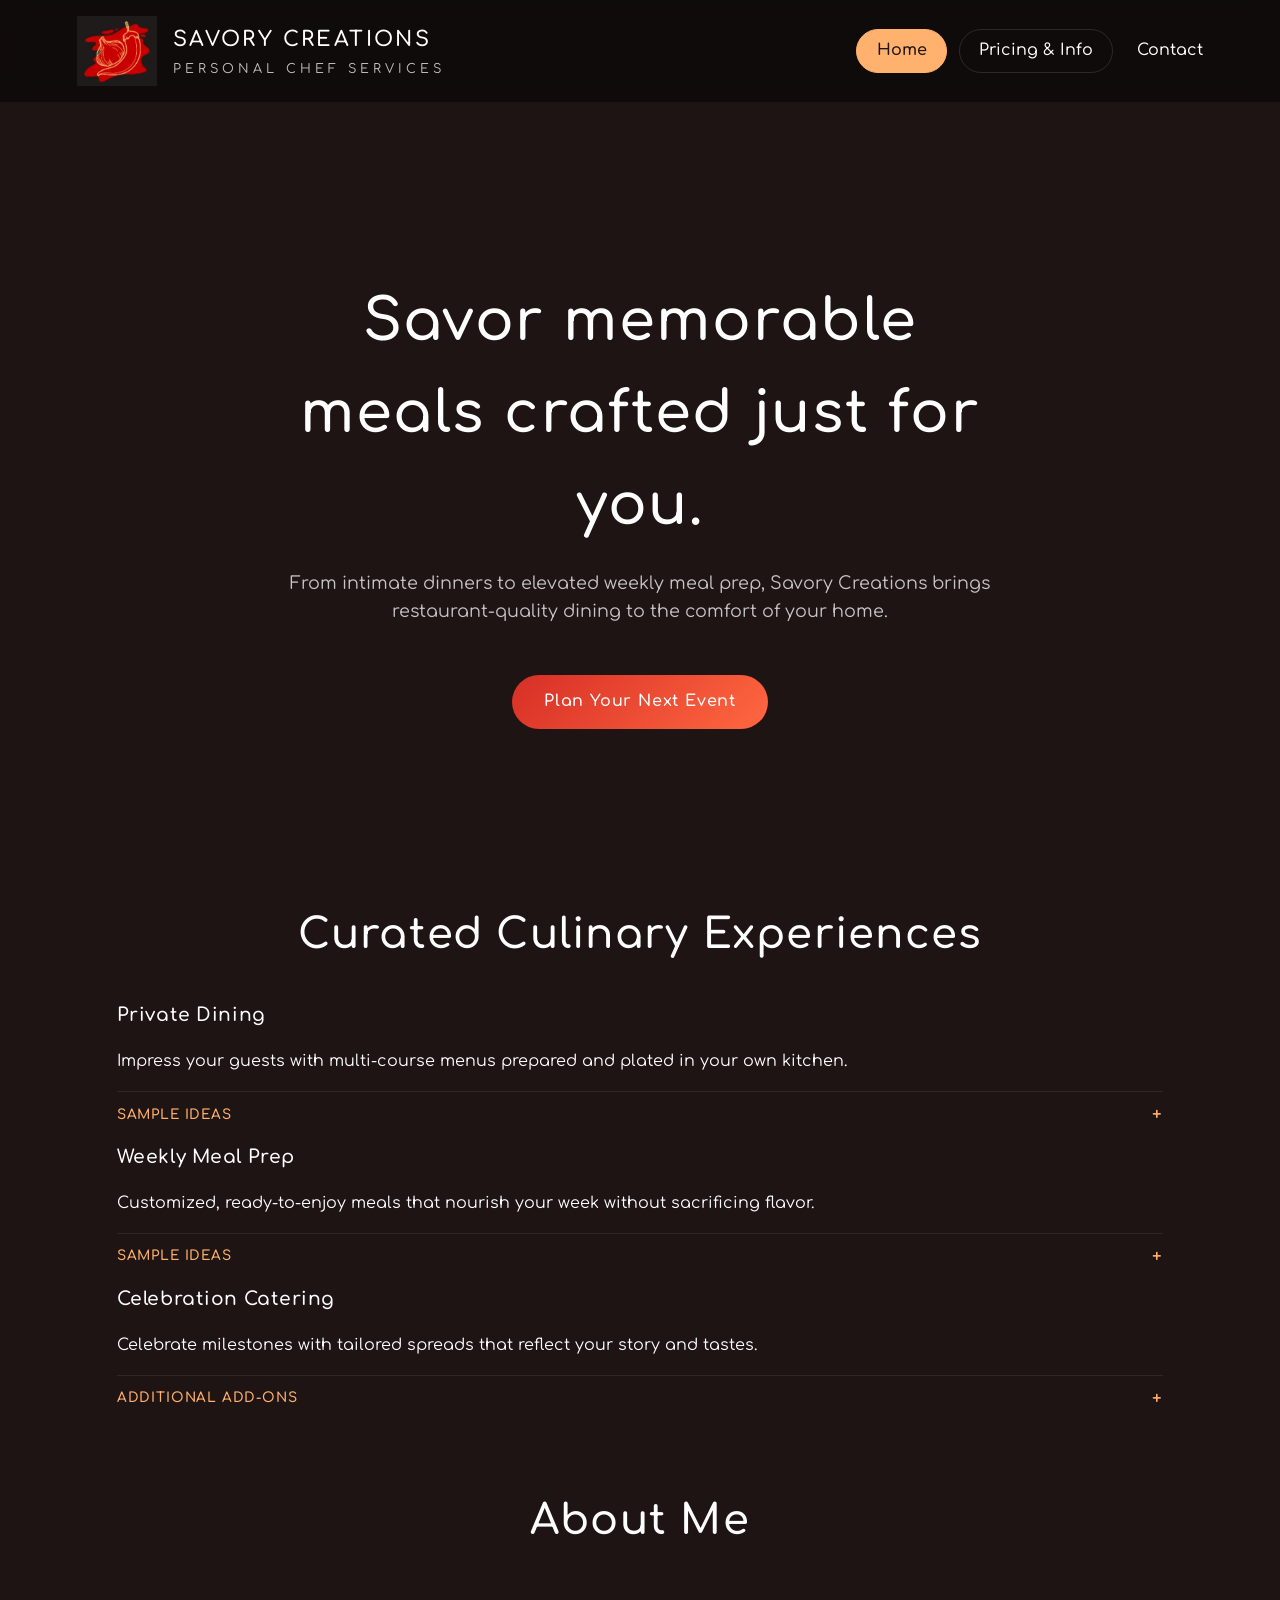
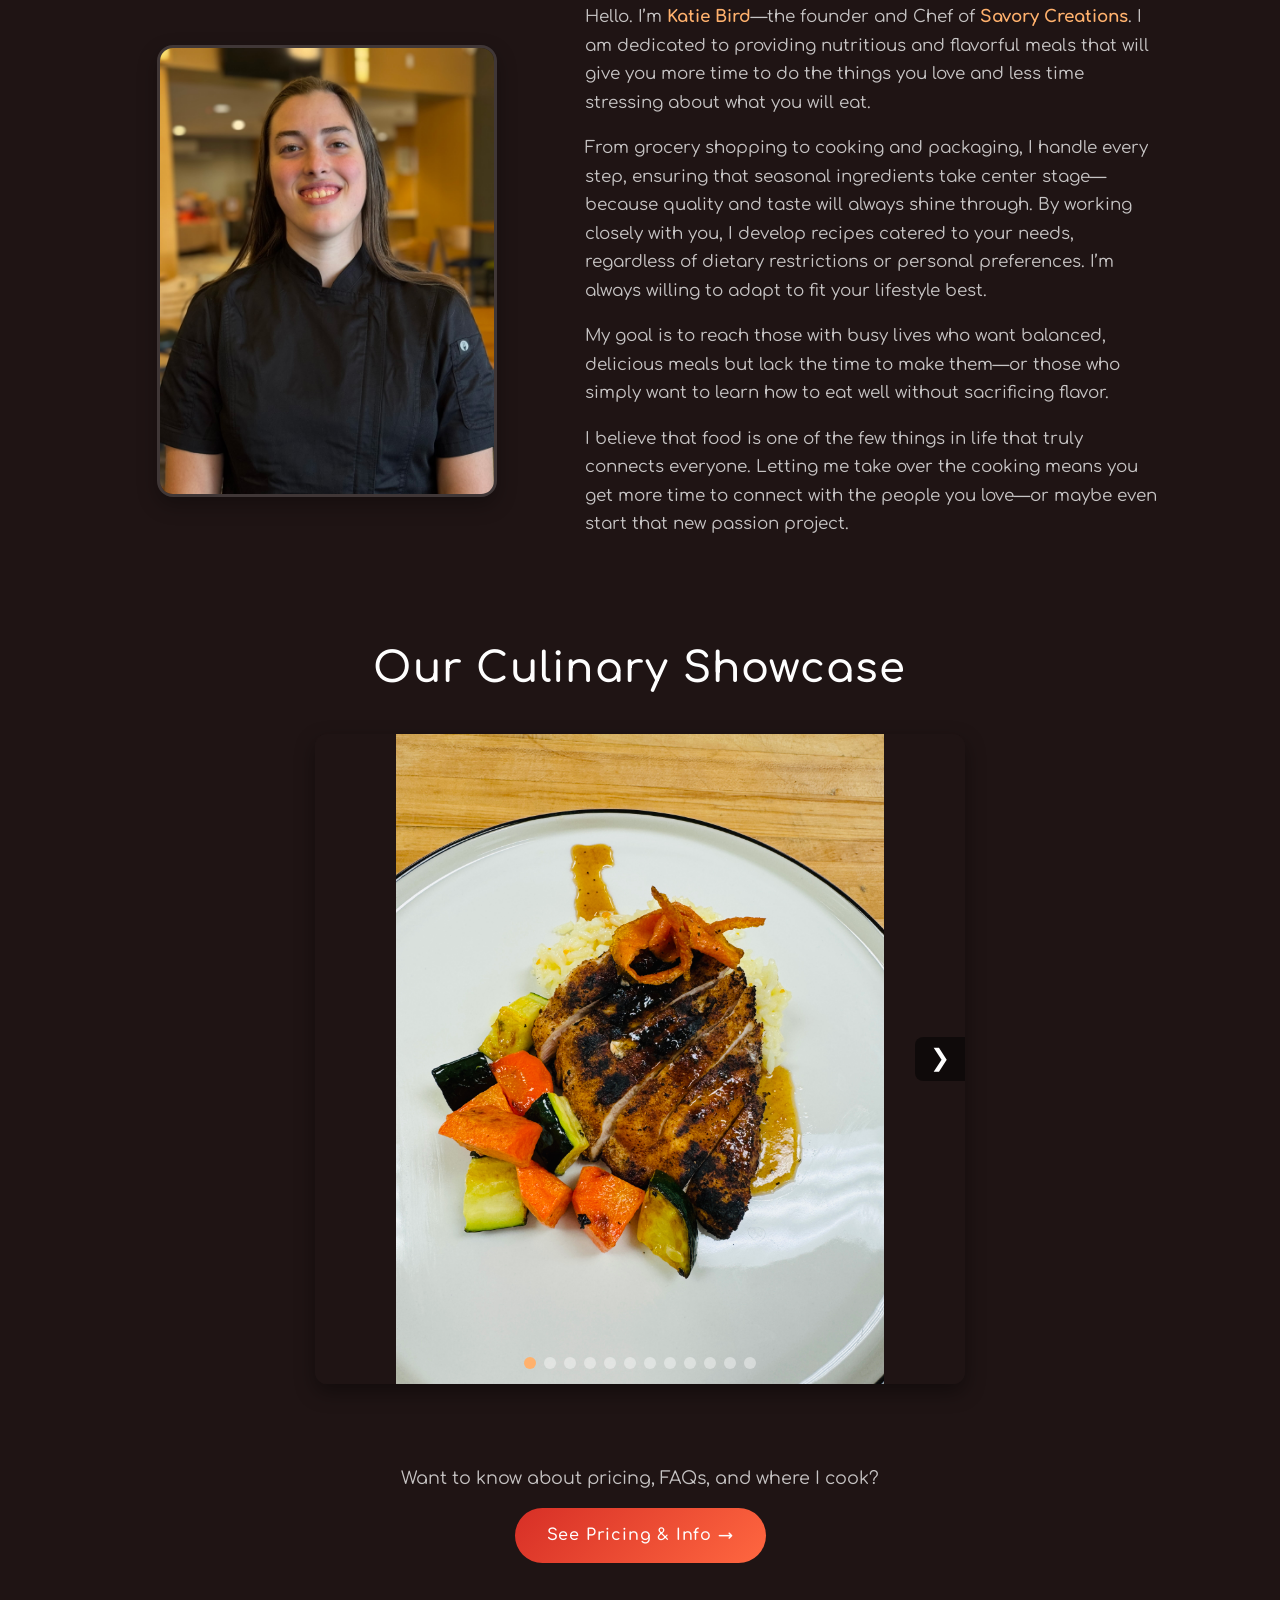
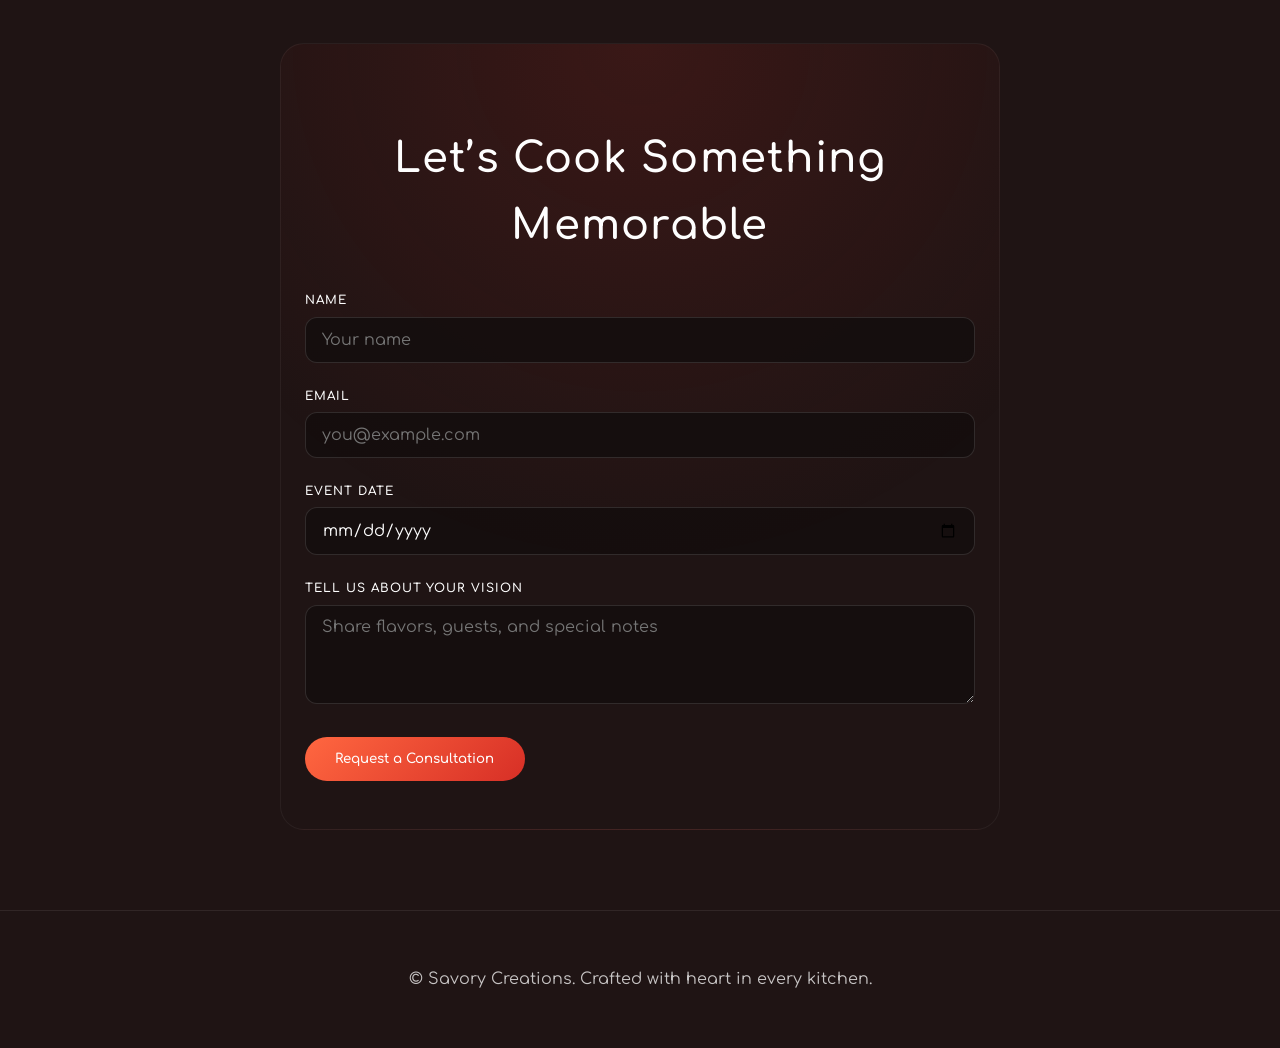
<file: index.html>
<!DOCTYPE html>
<html lang="en">
  <head>
    <link href="https://fonts.googleapis.com/css2?family=Comfortaa:wght@300;400;500;600;700&display=swap" rel="stylesheet">
    <link rel="icon" type="image/x-icon" href="icon.ico" />
    <meta charset="UTF-8" />
    <meta name="viewport" content="width=device-width, initial-scale=1.0" />
    <title>Savory Creations</title>
    <link rel="stylesheet" href="styles.css" />
    <link rel="preconnect" href="https://fonts.googleapis.com" />
    <link rel="preconnect" href="https://fonts.gstatic.com" crossorigin />
    <link
      href="https://fonts.googleapis.com/css2?family=Playfair+Display:wght@400;600;700&family=Raleway:wght@300;400;500;600&display=swap"
      rel="stylesheet"
    />
  </head>
  <body>
    <header class="site-header">
      <a href="index.html" class="logo-wrap" aria-label="Savory Creations home">
        <img src="/assets/birdlogosmall.webp" alt="Savory Creations pepper and garlic mark" class="logo" />
        <div class="brand-text">
          <h1>Savory Creations</h1>
          <p>Personal Chef Services</p>
        </div>
      </a>
      <nav class="main-nav" id="site-navigation" aria-label="Pages">
        <a href="index.html" class="page-link active" aria-current="page">Home</a>
        <a href="info.html" class="page-link">Pricing &amp; Info</a>
        <a href="#contact" class="nav-contact">Contact</a>
      </nav>
      <button class="nav-toggle" type="button" aria-expanded="false" aria-controls="site-navigation">
        <span></span><span></span><span></span>
      </button>
    </header>

    <main>
      <section class="hero" id="top">
        <div class="hero-content">
          <h2>Savor memorable meals crafted just for you.</h2>
          <p>
            From intimate dinners to elevated weekly meal prep, Savory Creations brings
            restaurant-quality dining to the comfort of your home.
          </p>
          <a href="#contact" class="cta-button">Plan Your Next Event</a>
        </div>
      </section>

      <section class="services" id="services">
        <h2>Curated Culinary Experiences</h2>
        <div class="service-grid">
  <article class="service-card">
    <h3>Private Dining</h3>
    <p>Impress your guests with multi-course menus prepared and plated in your own kitchen.</p>
    <div class="service-details">
      <button class="service-toggle" type="button" aria-expanded="false">
        Sample Ideas <span class="icon">+</span>
      </button>
      <div class="service-panel" data-open="false">
        <ul>
          <li>Beef medallions with garlic-herb mashed potatoes and glazed carrots</li>
          <li>Stir-fry veggie rice and teriyaki pineapple pork</li>
          <li>Pesto chicken with seasonal veggies and rice pilaf</li>
        </ul>
      </div>
    </div>
  </article>

  <article class="service-card">
    <h3>Weekly Meal Prep</h3>
    <p>Customized, ready-to-enjoy meals that nourish your week without sacrificing flavor.</p>
    <div class="service-details">
      <button class="service-toggle" type="button" aria-expanded="false">
        Sample Ideas <span class="icon">+</span>
      </button>
      <div class="service-panel" data-open="false">
        <ul>
          <li>Seared Italian chicken breast with a seasonal roasted veggie medley</li>
          <li>BBQ pulled pork sliders with a creamy macaroni salad</li>
          <li>Honey garlic glazed salmon grain bowl</li>
          <li>Chickpea salad with Italian vinaigrette</li>
        </ul>
      </div>
    </div>
  </article>

  <article class="service-card">
    <h3>Celebration Catering</h3>
    <p>Celebrate milestones with tailored spreads that reflect your story and tastes.</p>
    <div class="service-details">
      <button class="service-toggle" type="button" aria-expanded="false">
        Additional Add-ons <span class="icon">+</span>
      </button>
      <div class="service-panel" data-open="false">
        <ul>
          <li>Charcuterie boards</li>
          <li>Wine/beer pairings</li>
          <li>Crudité platters</li>
        </ul>
      </div>
    </div>
  </article>
</div>
      </section>

      <section class="about" id="about">
  <h2>About Me</h2>

  <div class="about-content">
    <figure class="about-photo">
      <img src="assets/Kbird2.jpg" alt="Chef Katie Bird" />
    </figure>

    <div class="about-text">
      <p>
        Hello. I’m <strong>Katie Bird</strong>—the founder and Chef of <strong>Savory Creations</strong>.
        I am dedicated to providing nutritious and flavorful meals that will give you more time to do
        the things you love and less time stressing about what you will eat.
      </p>
      <p>
        From grocery shopping to cooking and packaging, I handle every step, ensuring that
        seasonal ingredients take center stage—because quality and taste will always shine through.
        By working closely with you, I develop recipes catered to your needs, regardless of dietary
        restrictions or personal preferences. I’m always willing to adapt to fit your lifestyle best.
      </p>
      <p>
        My goal is to reach those with busy lives who want balanced, delicious meals but lack the time
        to make them—or those who simply want to learn how to eat well without sacrificing flavor.
      </p>
      <p>
        I believe that food is one of the few things in life that truly connects everyone.
        Letting me take over the cooking means you get more time to connect with the people
        you love—or maybe even start that new passion project.
      </p>
    </div>
  </div>
</section>

<section class="gallery" id="gallery-carousel">
  <h2>Our Culinary Showcase</h2>
  
  <div class="carousel-container">
<div class="carousel-track">
  <img src="assets/gallery/eight.jpg" alt="Gourmet Plated Salmon" class="carousel-slide" />
  <img src="assets/gallery/five.jpg" alt="Freshly Baked Artisan Bread" class="carousel-slide" />
  <img src="assets/gallery/four.jpg" alt="Truffle Pasta Dish" class="carousel-slide" />
  <img src="assets/gallery/one.jpg" alt="Colorful Roasted Vegetables" class="carousel-slide" />
  <img src="assets/gallery/seven.jpg" alt="Dessert Tart with Berries" class="carousel-slide" />
  <img src="assets/gallery/six.jpg" alt="Grilled Steak with Asparagus" class="carousel-slide" />
  <img src="assets/gallery/three.jpg" alt="Grilled Steak with Asparagus" class="carousel-slide" />
  <img src="assets/gallery/two.jpg" alt="Grilled Steak with Asparagus" class="carousel-slide" />
  <img src="assets/gallery/IMG_20260810_152905.jpg" alt="Roasted Carrots, Potatoes, and Onions" class="carousel-slide" />
  <img src="assets/gallery/IMG_20260810_152907.jpg" alt="Grilled Pork Chop with Rice Pilaf and Charred Tomato" class="carousel-slide" />
  <img src="assets/gallery/IMG_20260810_152908.png" alt="Charred Broccoli with Goat Cheese" class="carousel-slide" />
  <img src="assets/gallery/IMG_20260810_152903.jpg" alt="Herb-Crusted Grilled Chicken Breasts" class="carousel-slide" />
</div>
    
    <button class="carousel-button prev" aria-label="Previous image">&#10094;</button>
    <button class="carousel-button next" aria-label="Next image">&#10095;</button>
    
    <div class="carousel-dots">
      </div>
  </div>
</section>
<!--
      <section class="testimonials" id="testimonials">
        <h2>What My Clients Say</h2>
        <div class="testimonial-grid">
          <figure>
            <blockquote>“Every bite felt like a celebration. The attention to detail was unmatched.”</blockquote>
            <figcaption>— Morgan L.</figcaption>
          </figure>
          <figure>
            <blockquote>“Our anniversary dinner at home outshone any restaurant experience we’ve had.”</blockquote>
            <figcaption>— Priya & Ethan</figcaption>
          </figure>
          <figure>
            <blockquote>“Savory Creations transformed weeknight dinners into moments we look forward to.”</blockquote>
            <figcaption>— The Ramirez Family</figcaption>
          </figure>
        </div>
      </section>
    -->

      <section class="next-page">
        <p>Want to know about pricing, FAQs, and where I cook?</p>
        <a href="info.html" class="cta-button">See Pricing &amp; Info &rarr;</a>
      </section>

      <section class="contact" id="contact">
        <h2>Let’s Cook Something Memorable</h2>

       <form
  class="contact-form"
  action="https://api.web3forms.com/submit"
  method="POST"
>
  <input type="hidden" name="access_key" value="c4964e11-2e36-4752-852e-1bed5753de37" />
  <input type="hidden" name="subject" value="Savory Creations Inquiry" />
  <input type="hidden" name="redirect" value="https://justdoodlelovewebsite.onrender.com/thank-you.html" />

  <div class="field">
    <label for="name">Name</label>
    <input type="text" id="name" name="name" placeholder="Your name" required />
  </div>

  <div class="field">
    <label for="email">Email</label>
    <input type="email" id="email" name="email" placeholder="you@example.com" required />
  </div>

  <div class="field">
    <label for="event">Event Date</label>
    <input type="date" id="event" name="event" />
  </div>

  <div class="field">
    <label for="message">Tell us about your vision</label>
    <textarea id="message" name="message" rows="4" placeholder="Share flavors, guests, and special notes"></textarea>
  </div>

  <button type="submit">Request a Consultation</button>
</form>

      

      </section>
    </main>

    <footer class="site-footer">
      <p>© <span id="year"></span> Savory Creations. Crafted with heart in every kitchen.</p>
    </footer>

    <script src="script.js"></script>
  </body>
</html>
</file>
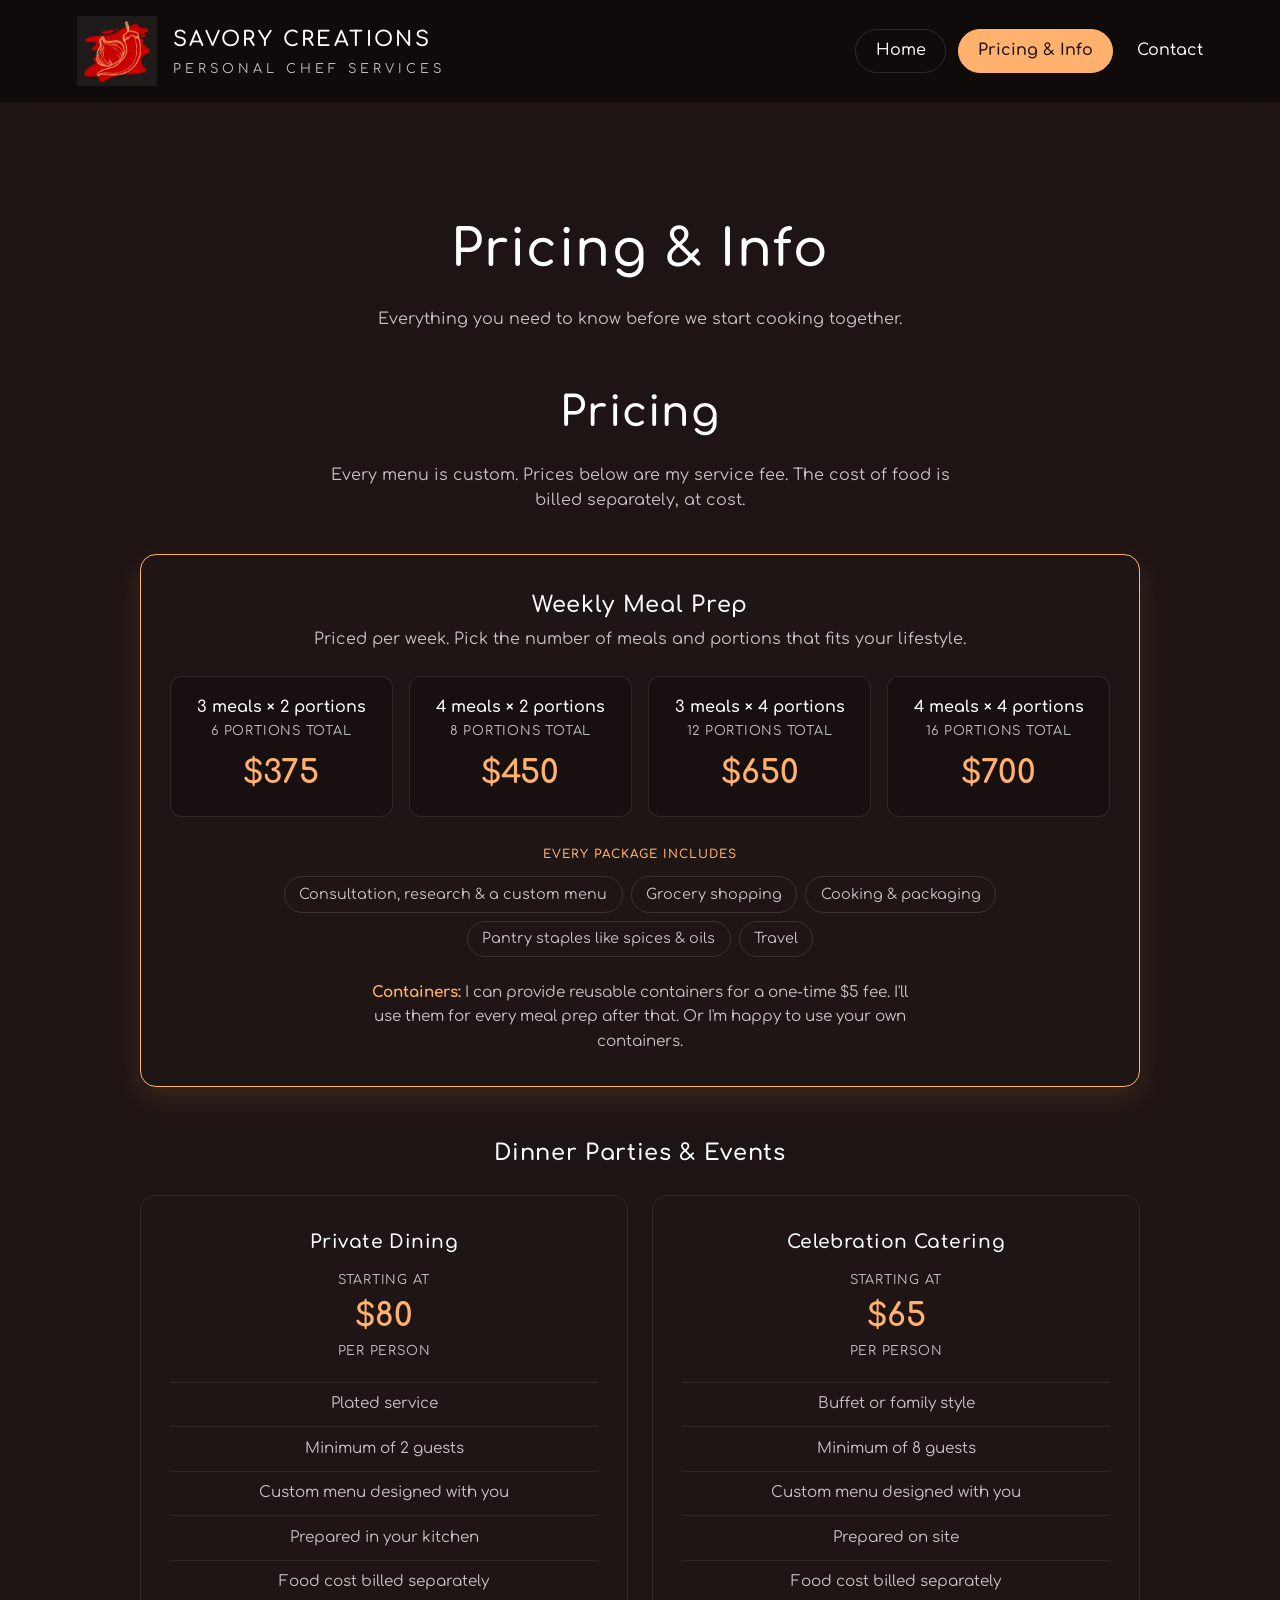
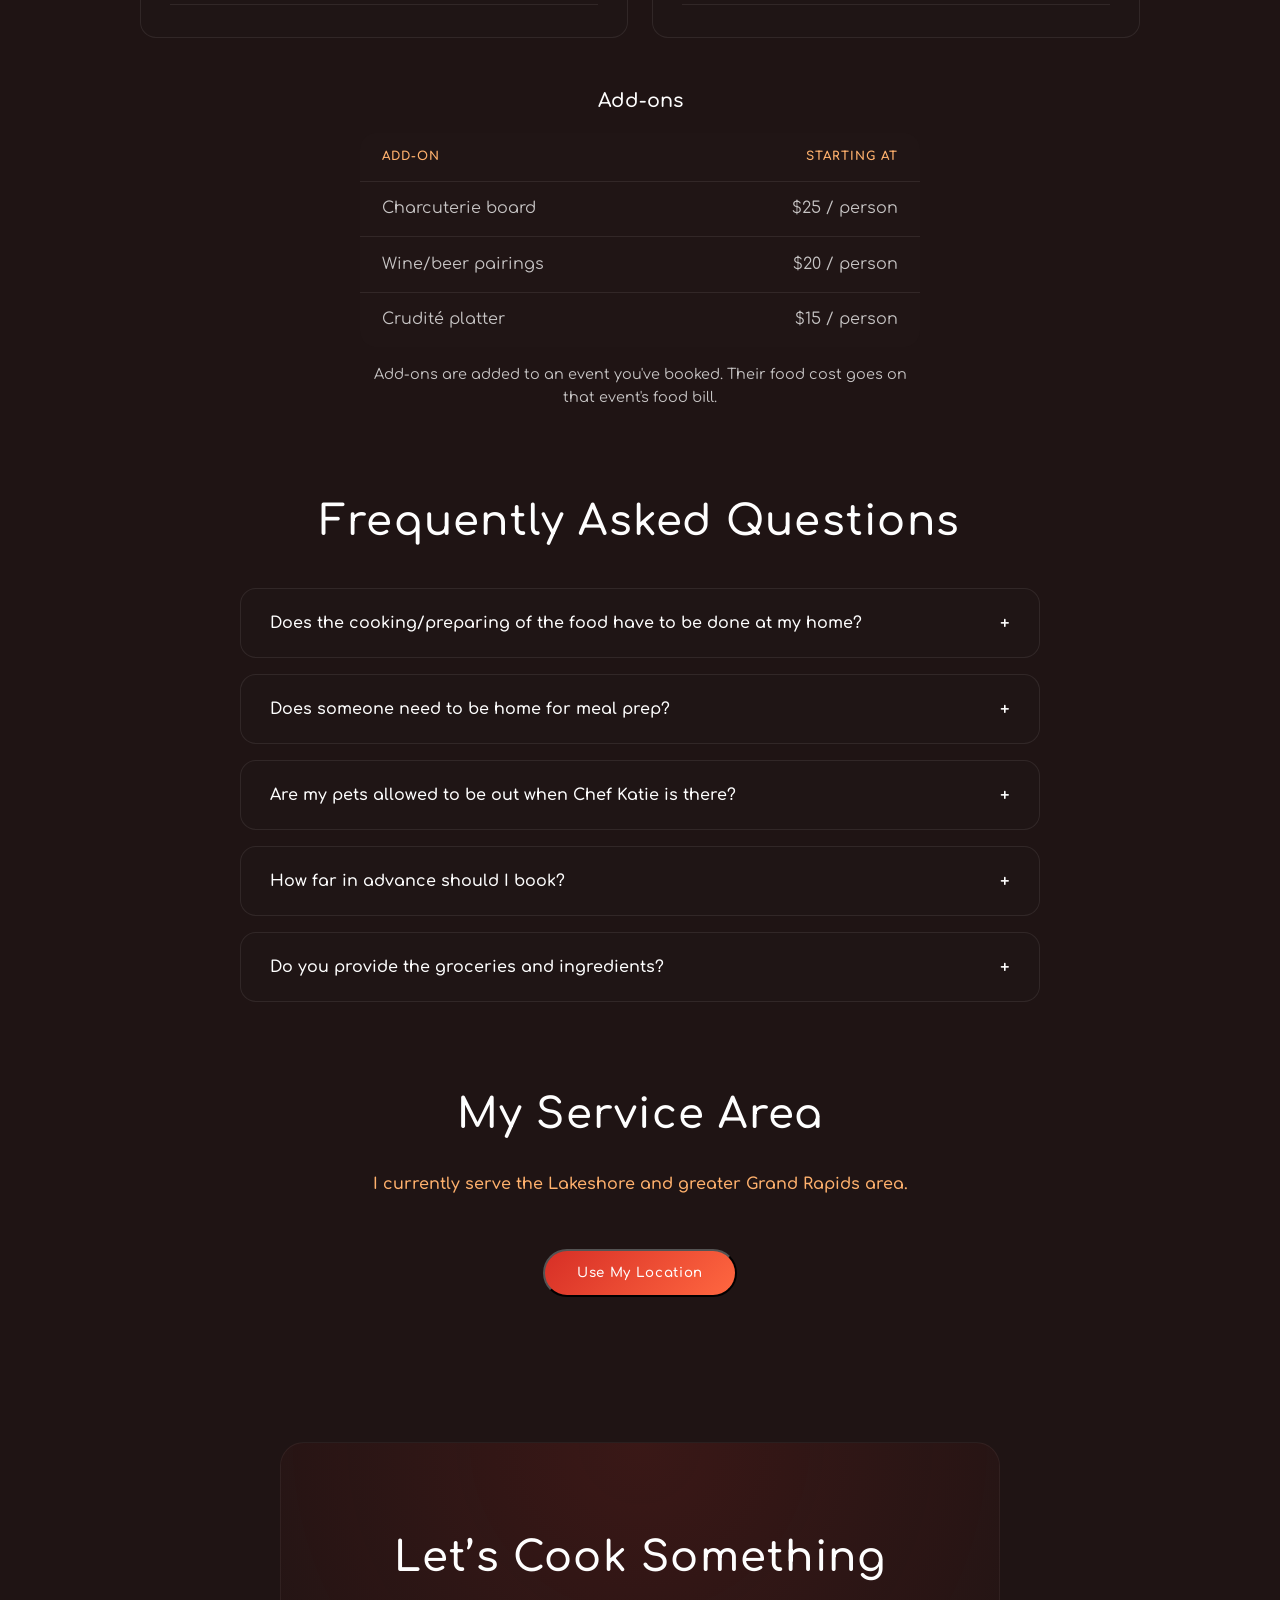
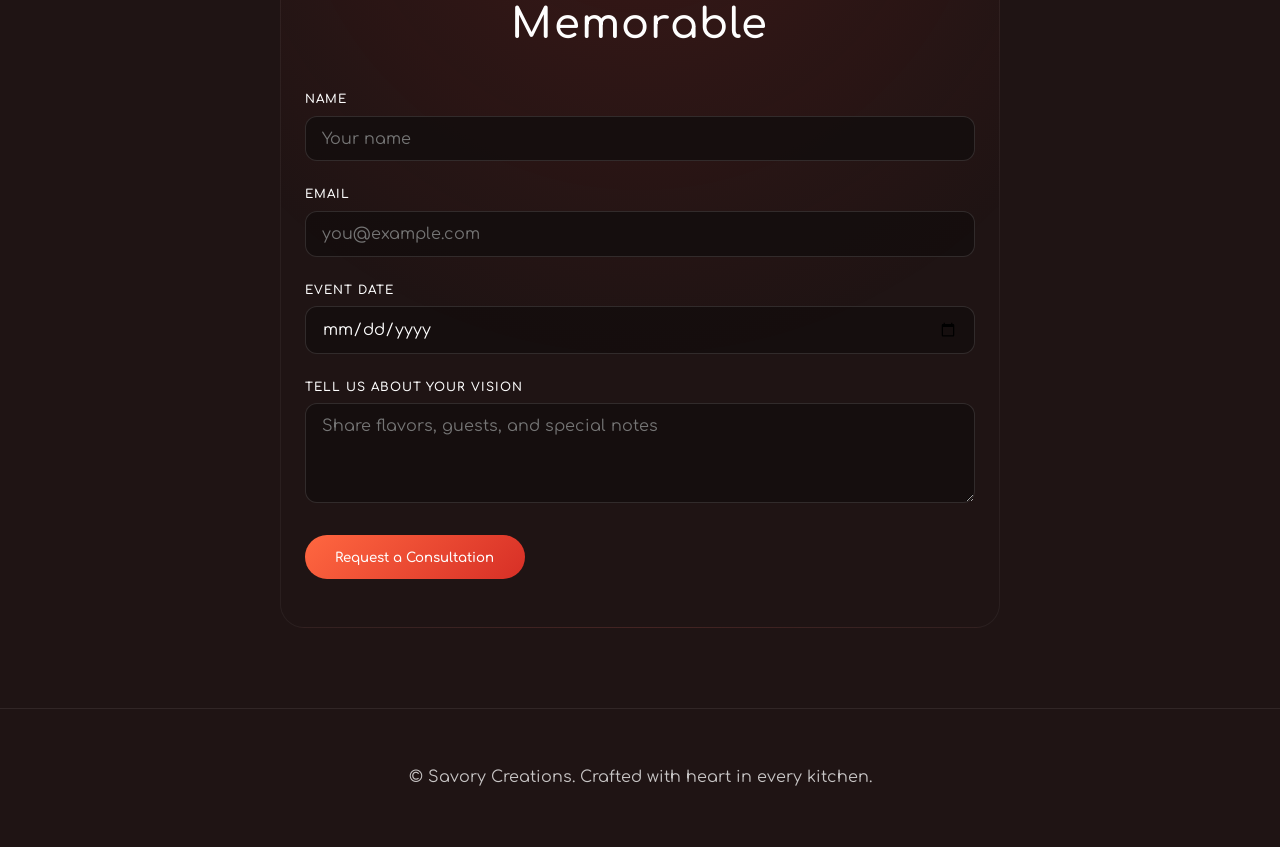
<file: info.html>
<!DOCTYPE html>
<html lang="en">
  <head>
    <link href="https://fonts.googleapis.com/css2?family=Comfortaa:wght@300;400;500;600;700&display=swap" rel="stylesheet">
    <link rel="icon" type="image/x-icon" href="icon.ico" />
    <meta charset="UTF-8" />
    <meta name="viewport" content="width=device-width, initial-scale=1.0" />
    <title>Pricing &amp; FAQ | Savory Creations</title>
    <link rel="stylesheet" href="styles.css" />
    <link rel="preconnect" href="https://fonts.googleapis.com" />
    <link rel="preconnect" href="https://fonts.gstatic.com" crossorigin />
    <link
      href="https://fonts.googleapis.com/css2?family=Playfair+Display:wght@400;600;700&family=Raleway:wght@300;400;500;600&display=swap"
      rel="stylesheet"
    />
  </head>
  <body>
    <header class="site-header">
      <a href="index.html" class="logo-wrap" aria-label="Savory Creations home">
        <img src="/assets/birdlogosmall.webp" alt="Savory Creations pepper and garlic mark" class="logo" />
        <div class="brand-text">
          <h1>Savory Creations</h1>
          <p>Personal Chef Services</p>
        </div>
      </a>
      <nav class="main-nav" id="site-navigation" aria-label="Pages">
        <a href="index.html" class="page-link">Home</a>
        <a href="info.html" class="page-link active" aria-current="page">Pricing &amp; Info</a>
        <a href="#contact" class="nav-contact">Contact</a>
      </nav>
      <button class="nav-toggle" type="button" aria-expanded="false" aria-controls="site-navigation">
        <span></span><span></span><span></span>
      </button>
    </header>

    <main>
      <section class="page-intro">
        <h2>Pricing &amp; Info</h2>
        <p>Everything you need to know before we start cooking together.</p>
      </section>

      <section class="pricing" id="pricing">
        <h2>Pricing</h2>
        <p class="pricing-note">
          Every menu is custom. Prices below are my service fee. The cost of food is billed
          separately, at cost.
        </p>

        <div class="price-block featured">
          <h3>Weekly Meal Prep</h3>
          <p class="price-sub">Priced per week. Pick the number of meals and portions that fits your lifestyle.</p>
          <div class="package-grid">
            <div class="package">
              <p class="package-size">3 meals &times; 2 portions</p>
              <p class="package-total">6 portions total</p>
              <p class="amount">$375</p>
            </div>
            <div class="package">
              <p class="package-size">4 meals &times; 2 portions</p>
              <p class="package-total">8 portions total</p>
              <p class="amount">$450</p>
            </div>
            <div class="package">
              <p class="package-size">3 meals &times; 4 portions</p>
              <p class="package-total">12 portions total</p>
              <p class="amount">$650</p>
            </div>
            <div class="package">
              <p class="package-size">4 meals &times; 4 portions</p>
              <p class="package-total">16 portions total</p>
              <p class="amount">$700</p>
            </div>
          </div>
          <p class="includes-label">Every package includes</p>
          <ul class="includes">
            <li>Consultation, research &amp; a custom menu</li>
            <li>Grocery shopping</li>
            <li>Cooking &amp; packaging</li>
            <li>Pantry staples like spices &amp; oils</li>
            <li>Travel</li>
          </ul>
          <p class="container-note">
            <strong>Containers:</strong> I can provide reusable containers for a one-time $5 fee. I'll use
            them for every meal prep after that. Or I'm happy to use your own containers.
          </p>
        </div>

        <h3 class="pricing-subhead">Dinner Parties &amp; Events</h3>
        <div class="pricing-grid">
          <article class="price-card">
            <h3>Private Dining</h3>
            <p class="price"><span class="from">Starting at</span> <span class="amount">$80</span> <span class="per">per person</span></p>
            <ul>
              <li>Plated service</li>
              <li>Minimum of 2 guests</li>
              <li>Custom menu designed with you</li>
              <li>Prepared in your kitchen</li>
              <li>Food cost billed separately</li>
            </ul>
          </article>

          <article class="price-card">
            <h3>Celebration Catering</h3>
            <p class="price"><span class="from">Starting at</span> <span class="amount">$65</span> <span class="per">per person</span></p>
            <ul>
              <li>Buffet or family style</li>
              <li>Minimum of 8 guests</li>
              <li>Custom menu designed with you</li>
              <li>Prepared on site</li>
              <li>Food cost billed separately</li>
            </ul>
          </article>
        </div>

        <div class="table-wrap">
          <table class="addon-table">
            <caption>Add-ons</caption>
            <thead>
              <tr><th scope="col">Add-on</th><th scope="col">Starting at</th></tr>
            </thead>
            <tbody>
              <tr><td>Charcuterie board</td><td>$25 / person</td></tr>
              <tr><td>Wine/beer pairings</td><td>$20 / person</td></tr>
              <tr><td>Crudit&eacute; platter</td><td>$15 / person</td></tr>
            </tbody>
          </table>
          <p class="addon-note">Add-ons are added to an event you've booked. Their food cost goes on that event's food bill.</p>
        </div>
      </section>

    <section class="faq" id="faq">
  <h2>Frequently Asked Questions</h2>

  <div class="faq-item">
    <div class="service-details">
      <button class="service-toggle" type="button" aria-expanded="false">
        Does the cooking/preparing of the food have to be done at my home? <span class="icon">+</span>
      </button>
      <div class="service-panel" data-open="false">
        <ul>
          <li>Yes, due to health department regulations all food must be prepared onsite of the event or at the home of the clients.</li>
        </ul>
      </div>
    </div>
  </div>

  <div class="faq-item">
    <div class="service-details">
      <button class="service-toggle" type="button" aria-expanded="false">
        Does someone need to be home for meal prep? <span class="icon">+</span>
      </button>
      <div class="service-panel" data-open="false">
        <ul>
          <li>It is not required for anyone to be home when Chef Katie is there; however, if someone is home, all that is asked is for distractions to be kept to a minimum.</li>
        </ul>
      </div>
    </div>
  </div>

  <div class="faq-item">
    <div class="service-details">
      <button class="service-toggle" type="button" aria-expanded="false">
        Are my pets allowed to be out when Chef Katie is there? <span class="icon">+</span>
      </button>
      <div class="service-panel" data-open="false">
        <ul>
          <li>For both the safety of Chef Katie and the pets, it is best to keep them in a separate room or space from the kitchen — not only to minimize distractions but also to make sure there aren't any incidents.</li>
        </ul>
      </div>
    </div>
  </div>

  <div class="faq-item">
    <div class="service-details">
      <button class="service-toggle" type="button" aria-expanded="false">
        How far in advance should I book? <span class="icon">+</span>
      </button>
      <div class="service-panel" data-open="false">
        <ul>
          <li>Booking at least 1–2 weeks in advance will ensure Chef Katie has enough time for menu research and preparation before your event or meal prep start date. Larger events and parties may require additional notice.</li>
        </ul>
      </div>
    </div>
  </div>

  <div class="faq-item">
    <div class="service-details">
      <button class="service-toggle" type="button" aria-expanded="false">
        Do you provide the groceries and ingredients? <span class="icon">+</span>
      </button>
      <div class="service-panel" data-open="false">
        <ul>
          <li>Yes! Grocery shopping is included in the service fee; however, the cost of groceries and ingredients is billed separately based on the custom menu.</li>
        </ul>
      </div>
    </div>
  </div>
</section>

      <section class="service-check" id="where">
  <h2>My Service Area</h2>
  <p class="service-note">I currently serve the Lakeshore and greater Grand Rapids area.</p>

  <div class="checker">
    <button id="check-my-location" class="cta-button">Use My Location</button>
    <p id="check-result" class="check-result" aria-live="polite"></p>
  </div>
</section>

      <section class="contact" id="contact">
        <h2>Let’s Cook Something Memorable</h2>

       <form
  class="contact-form"
  action="https://api.web3forms.com/submit"
  method="POST"
>
  <input type="hidden" name="access_key" value="c4964e11-2e36-4752-852e-1bed5753de37" />
  <input type="hidden" name="subject" value="Savory Creations Inquiry" />
  <input type="hidden" name="redirect" value="https://justdoodlelovewebsite.onrender.com/thank-you.html" />

  <div class="field">
    <label for="name">Name</label>
    <input type="text" id="name" name="name" placeholder="Your name" required />
  </div>

  <div class="field">
    <label for="email">Email</label>
    <input type="email" id="email" name="email" placeholder="you@example.com" required />
  </div>

  <div class="field">
    <label for="event">Event Date</label>
    <input type="date" id="event" name="event" />
  </div>

  <div class="field">
    <label for="message">Tell us about your vision</label>
    <textarea id="message" name="message" rows="4" placeholder="Share flavors, guests, and special notes"></textarea>
  </div>

  <button type="submit">Request a Consultation</button>
</form>

      

      </section>
    </main>

    <footer class="site-footer">
      <p>© <span id="year"></span> Savory Creations. Crafted with heart in every kitchen.</p>
    </footer>

    <script src="script.js"></script>
  </body>
</html>
</file>
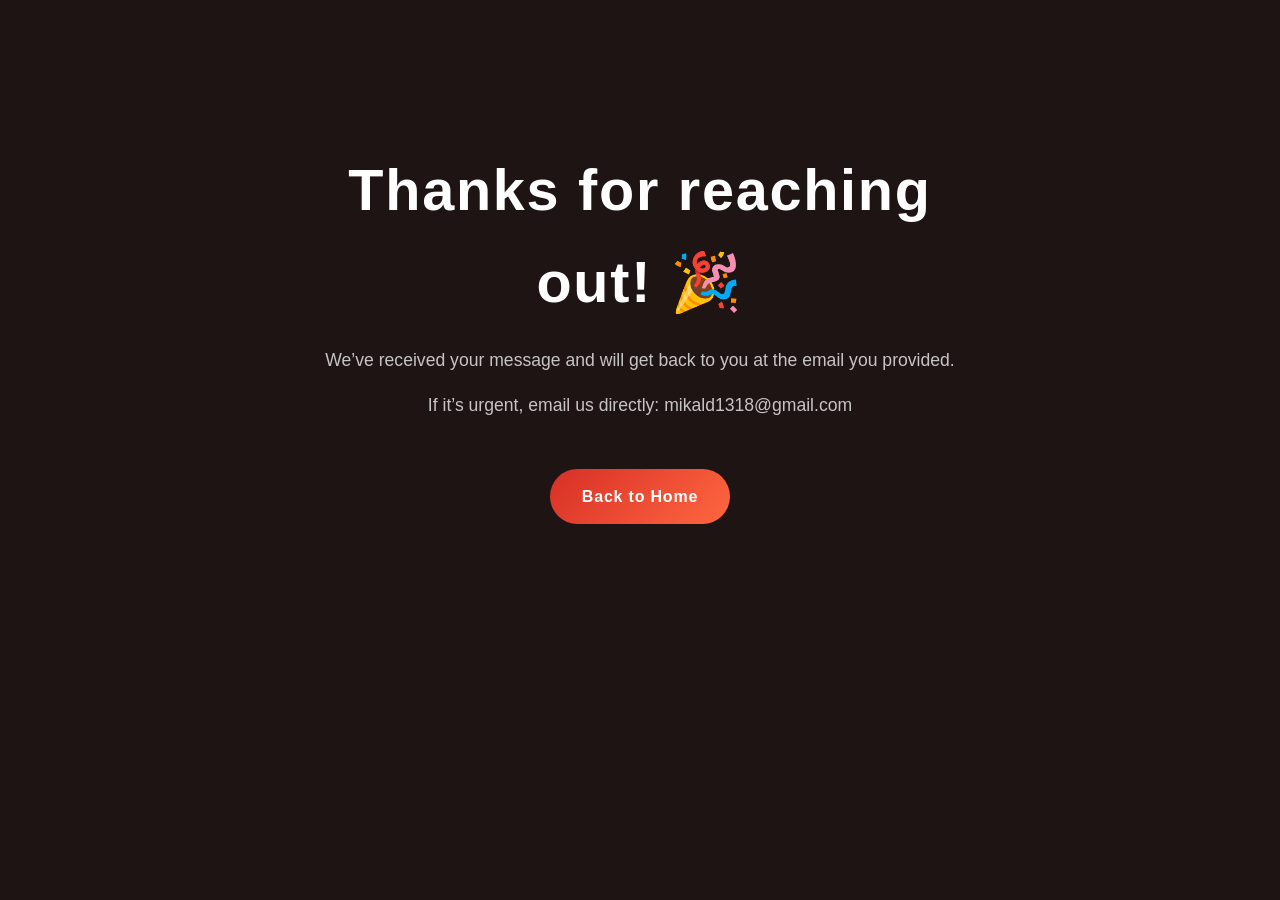
<file: thank-you.html>
<!DOCTYPE html>
<html lang="en">
  <head>
    <meta charset="utf-8" />
    <title>Thank You | Savory Creations</title>
    <meta name="viewport" content="width=device-width, initial-scale=1" />
    <link rel="stylesheet" href="/styles.css" />
  </head>
  <body>
    <main class="hero" style="min-height:60vh; justify-content:center;">
      <div class="hero-content" style="text-align:center;">
        <h2>Thanks for reaching out! 🎉</h2>
        <p>We’ve received your message and will get back to you at the email you provided.</p>
        <p>If it’s urgent, email us directly: <a href="mailto:mikald1318@gmail.com">mikald1318@gmail.com</a></p>
        <a class="cta-button" href="/">Back to Home</a>
      </div>
    </main>
  </body>
</html>
</file>
<file: styles.css>
:root {
  --deep-chocolate: #1f1414;
  --velvet-red: #d72f26;
  --warm-gold: #ffb16d;
  --soft-cream: #fdf6ed;
  --text-primary: #fefefe;
  --text-secondary: rgba(255, 255, 255, 0.75);
  --accent: #ff6740;

  --max-content-width: 1200px;
}

/* ---------- FONT: Comfortaa ---------- */
body, button, input, textarea, select, text {
  font-family: "Comfortaa", sans-serif;
}

/* Optional: give headings a little extra weight to stand out */
h1, h2, h3, h4, h5, h6 {
  font-family: "Comfortaa", sans-serif;
  font-weight: 600;
  letter-spacing: 0.03em;
}


/* ---------- RESET & GLOBAL ---------- */
* {
  box-sizing: border-box;
}

html {
  scroll-behavior: smooth;
}

body {
  margin: 0;
  /*font-family: "Raleway", sans-serif;*/
  background-color: var(--deep-chocolate);
  color: var(--text-primary);
  line-height: 1.6;
  overflow-x: hidden;
}

img {
  max-width: 100%;
  display: block;
}

a {
  color: inherit;
  text-decoration: none;
  transition: color 0.2s ease;
}

/* ---------- HEADER ---------- */
.site-header {
  display: flex;
  align-items: center;
  justify-content: space-between;
  padding: 1rem 6vw;
  background: rgba(15, 10, 10, 0.85);
  position: sticky;
  top: 0;
  z-index: 100;
  backdrop-filter: blur(12px);
}

.logo-wrap {
  display: flex;
  align-items: center;
  gap: 1rem;
}

.logo {
  width: 80px;
  height: auto;
}

.brand-text h1 {
  /* font-family: "Playfair Display", serif; */
  margin: 0;
  letter-spacing: 0.15rem;
  text-transform: uppercase;
  font-size: 1.3rem;
}

.brand-text p {
  margin: 0.2rem 0 0;
  font-size: 0.8rem;
  letter-spacing: 0.25rem;
  text-transform: uppercase;
  color: var(--text-secondary);
}

/* ---------- NAV ---------- */
.main-nav {
  display: flex;
  gap: 2rem;
  font-weight: 500;
}

.main-nav a {
  position: relative;
}

.main-nav a::after {
  content: "";
  position: absolute;
  left: 0;
  bottom: -0.35rem;
  width: 100%;
  height: 2px;
  background: var(--velvet-red);
  transform: scaleX(0);
  transform-origin: left;
  transition: transform 0.25s ease;
}

.main-nav a:hover::after,
.main-nav a:focus::after {
  transform: scaleX(1);
}

.nav-toggle {
  display: none;
  flex-direction: column;
  gap: 0.35rem;
  background: transparent;
  border: none;
  cursor: pointer;
}

.nav-toggle span {
  display: block;
  width: 24px;
  height: 2px;
  background: var(--text-primary);
}

/* ---------- HERO ---------- */
.hero {
  display: flex;
  flex-direction: column;
  align-items: center;
  justify-content: center;
  text-align: center;
  padding: 6rem 1rem 4rem;
  min-height: 80vh;
}

.hero-content {
  max-width: 700px;
}

.hero h2 {
  /* font-family: "Playfair Display", serif; */
  font-size: clamp(2rem, 4vw + 1rem, 3.6rem);
  margin-bottom: 1rem;
}

.hero p {
  font-size: 1.1rem;
  color: var(--text-secondary);
}

.cta-button {
  display: inline-block;
  margin-top: 2rem;
  padding: 0.9rem 2rem;
  background: linear-gradient(135deg, var(--velvet-red), var(--accent));
  color: var(--text-primary);
  border-radius: 999px;
  font-weight: 600;
  letter-spacing: 0.05em;
  transition: transform 0.25s ease, box-shadow 0.25s ease;
}

.cta-button:hover,
.cta-button:focus {
  transform: translateY(-3px);
  box-shadow: 0 12px 24px rgba(215, 47, 38, 0.35);
}

/* ---------- SECTIONS ---------- */
main {
  padding: 0 6vw 5rem;
  margin: 0 auto;
  max-width: var(--max-content-width);
}

section {
  margin-bottom: 5rem;
}

section h2 {
  /* font-family: "Playfair Display", serif; */
  font-size: clamp(1.8rem, 2vw + 1rem, 2.6rem);
  margin-bottom: 2rem;
  text-align: center;
}

/* ---------- SERVICE CARDS ---------- */
.service-grid {
  align-items: start; /* stops row-stretching between cards */
}

.service-card {
  align-self: start;
}

/* ---------- SERVICE DETAILS (animated) ---------- */
.service-details {
  margin-top: 1rem;
  border-top: 1px solid rgba(255, 255, 255, 0.08);
  padding-top: 0.75rem;
}

.service-toggle {
  cursor: pointer;
  font-weight: 600;
  font-size: 0.85rem;
  letter-spacing: 0.06em;
  text-transform: uppercase;
  color: var(--warm-gold);
  background: none;
  border: none;
  padding: 0;
  width: 100%;
  display: flex;
  align-items: center;
  justify-content: space-between;
  font-family: inherit;
}

.service-toggle .icon {
  font-size: 1.1rem;
  transition: transform 0.35s cubic-bezier(0.4, 0, 0.2, 1);
}

.service-toggle[aria-expanded="true"] .icon {
  transform: rotate(45deg);
}

.service-panel {
  display: grid;
  grid-template-rows: 0fr;
  opacity: 0;
  transition: grid-template-rows 0.4s cubic-bezier(0.4, 0, 0.2, 1),
              opacity 0.3s ease;
}

.service-panel[data-open="true"] {
  grid-template-rows: 1fr;
  opacity: 1;
}

.service-panel > ul {
  overflow: hidden;
  margin: 0;
  padding-left: 1.2rem;
  color: var(--text-secondary);
  font-size: 0.92rem;
  line-height: 1.6;
}

.service-panel[data-open="true"] > ul {
  margin-top: 0.75rem;
}

.service-panel > ul > li {
  margin-bottom: 0.4rem;
}

/* ---------- MENUS ---------- */
.menu-tabs {
  display: flex;
  justify-content: center;
  flex-wrap: wrap;
  gap: 0.75rem;
  margin-bottom: 2rem;
}

.menu-tabs button {
  padding: 0.6rem 1.4rem;
  border-radius: 999px;
  border: 1px solid rgba(255, 255, 255, 0.18);
  background: rgba(35, 25, 25, 0.9);
  color: var(--text-secondary);
  font-weight: 600;
  cursor: pointer;
  letter-spacing: 0.06em;
  transition: all 0.25s ease;
}

.menu-tabs button[aria-selected="true"] {
  background: var(--velvet-red);
  color: var(--text-primary);
  border-color: transparent;
}

.menu-items {
  display: grid;
  grid-template-columns: repeat(auto-fit, minmax(240px, 1fr));
  gap: 1.8rem;
}

.menu-item {
  background: rgba(32, 22, 22, 0.85);
  border-radius: 14px;
  padding: 1.5rem;
  border: 1px solid rgba(255, 255, 255, 0.08);
}

.menu-item h3 {
  margin-top: 0;
  font-size: 1.2rem;
  color: var(--warm-gold);
}

.menu-item p {
  margin-bottom: 0.75rem;
  color: var(--text-secondary);
}

.menu-item span {
  font-weight: 600;
  color: var(--text-primary);
}

/* ---------- TESTIMONIALS ---------- */
.testimonials blockquote {
  margin: 0 0 1rem;
  font-style: italic;
  color: var(--text-secondary);
}

.testimonials figcaption {
  font-weight: 600;
  letter-spacing: 0.08em;
  color: var(--warm-gold);
}

/* ---------- CONTACT ---------- */
.contact {
  background: radial-gradient(circle at top, rgba(215, 47, 38, 0.15), transparent 60%);
  padding: 3rem 1.5rem;
  border-radius: 24px;
  border: 1px solid rgba(255, 255, 255, 0.05);
  max-width: 720px;
  margin: 0 auto;
}

.contact-form {
  display: grid;
  gap: 1.5rem;
}

.field label {
  display: block;
  margin-bottom: 0.4rem;
  font-weight: 600;
  letter-spacing: 0.08em;
  text-transform: uppercase;
  font-size: 0.75rem;
}

.field input,
.field textarea {
  width: 100%;
  padding: 0.8rem 1rem;
  border-radius: 12px;
  border: 1px solid rgba(255, 255, 255, 0.12);
  background: rgba(20, 14, 14, 0.9);
  color: var(--text-primary);
  /* font-family: inherit; */
  font-size: 1rem;
}

.field input:focus,
.field textarea:focus {
  outline: 2px solid var(--accent);
}

.contact-form button {
  justify-self: start;
  padding: 0.9rem 1.9rem;
  border-radius: 999px;
  border: none;
  font-weight: 600;
  background: linear-gradient(135deg, var(--accent), var(--velvet-red));
  color: var(--text-primary);
  cursor: pointer;
  transition: transform 0.25s ease, box-shadow 0.25s ease;
}

.contact-form button:hover,
.contact-form button:focus {
  transform: translateY(-2px);
  box-shadow: 0 10px 20px rgba(255, 103, 64, 0.25);
}

.form-feedback {
  min-height: 1.2rem;
  font-size: 0.95rem;
  color: var(--warm-gold);
}

.form-feedback.success {
  color: #8fe3a4;
}

.form-feedback.error {
  color: #ff8f82;
}

.form-feedback.pending {
  color: var(--text-secondary);
}

/* ---------- FOOTER ---------- */
.site-footer {
  text-align: center;
  padding: 2.5rem 1rem;
  color: var(--text-secondary);
  border-top: 1px solid rgba(255, 255, 255, 0.08);
}

/* ---------- RESPONSIVE BREAKPOINTS ---------- */

/* tablets */
@media (max-width: 992px) {
  .main-nav {
    display: none;
  }

  .nav-toggle {
    display: flex;
  }

  .main-nav.open {
    display: flex;
    flex-direction: column;
    position: absolute;
    top: 70px;
    right: 6vw;
    background: rgba(17, 11, 11, 0.95);
    border-radius: 12px;
    padding: 1.5rem 2rem;
    gap: 1.2rem;
    animation: slideIn 0.3s ease forwards;
  }

  @keyframes slideIn {
    from { opacity: 0; transform: translateY(-10px); }
    to { opacity: 1; transform: translateY(0); }
  }

  .hero {
    padding: 5rem 2rem 3rem;
  }

  .hero h2 {
    font-size: clamp(1.8rem, 4vw, 2.6rem);
  }

  .cta-button {
    padding: 0.8rem 1.6rem;
  }
}

/* phones */
@media (max-width: 600px) {
  .brand-text h1 {
    font-size: 1rem;
  }

  .logo {
    width: 65px;
  }

  .service-grid,
  .testimonial-grid {
    grid-template-columns: 1fr;
  }

  .menu-items {
    grid-template-columns: 1fr;
  }

  .contact {
    padding: 2rem 1rem;
    border-radius: 16px;
  }

  .hero {
    min-height: 70vh;
    padding: 4rem 1rem 3rem;
  }

  .hero p {
    font-size: 1rem;
  }

  .site-header {
    padding: 1rem 4vw;
  }

  .cta-button {
    margin-top: 1.2rem;
    font-size: 0.95rem;
  }
}

/* ---------- ABOUT ME SECTION ---------- */
.about {
  text-align: center;
  margin-bottom: 5rem;
}

.about-content {
  display: flex;
  align-items: center;
  justify-content: center;
  gap: 3rem;
  flex-wrap: wrap;
  max-width: 1100px;
  margin: 0 auto;
}

.about-photo img {
  width: 340px;
  height: auto;
  border-radius: 16px;
  border: 3px solid rgba(255, 255, 255, 0.15);
  box-shadow: 0 8px 20px rgba(0, 0, 0, 0.3);
  flex-shrink: 0;
  transition: transform 0.4s ease, box-shadow 0.4s ease, border-color 0.4s ease;
}

/* ✨ subtle glowing hover effect */
.about-photo img:hover {
  transform: scale(1.05);
  border-color: var(--velvet-red);
  box-shadow:
    0 0 20px rgba(215, 47, 38, 0.5),   /* soft outer red glow */
    0 8px 25px rgba(215, 47, 38, 0.25), /* inner shadow lift */
    0 12px 30px rgba(0, 0, 0, 0.4);     /* keeps depth */
}

.about-text {
  max-width: 600px;
  color: var(--text-secondary);
  font-size: 1.05rem;
  line-height: 1.7;
  text-align: left;
}

.about-text strong {
  color: var(--warm-gold);
}

/* 🖥️ Larger screens: image left, text right */
@media (min-width: 900px) {
  .about-content {
    flex-wrap: nowrap;
    flex-direction: row;
    text-align: left;
  }

  .about-photo {
    flex: 0 0 auto;
  }

  .about-text {
    flex: 1;
  }
}

/* 📱 Smaller screens: stack vertically */
@media (max-width: 899px) {
  .about-content {
    flex-direction: column;
    align-items: center;
    text-align: center;
  }

  .about-text {
    text-align: center;
  }

  .about-photo img {
    width: 260px;
  }
}


/* ---------- SERVICE CHECKER (No-API) ---------- */
.service-check {
  margin: 4rem auto 5rem;
  max-width: 900px;
  text-align: center;
}

.service-note {
  color: var(--warm-gold);
  margin-top: -0.5rem;
  margin-bottom: 1.2rem;
  font-weight: 600;
}

.checker {
  display: grid;
  gap: 0.8rem;
  justify-items: center;
  margin-top: 1rem;
}

.check-result {
  min-height: 1.25rem;
  font-size: 1rem;
  margin-top: 0.4rem;
}

.check-result.ok {
  color: #8fe3a4;
  font-weight: 600;
}

.check-result.nope {
  color: #ff8f82;
  font-weight: 600;
}


/* ---------- FADE-IN / OUT for service check result ---------- */
@keyframes fadeIn {
  from { opacity: 0; transform: translateY(5px); }
  to   { opacity: 1; transform: translateY(0); }
}

@keyframes fadeOut {
  from { opacity: 1; transform: translateY(0); }
  to   { opacity: 0; transform: translateY(-5px); }
}

.check-result {
  opacity: 0;
  text-align: center;
  margin-top: 1rem;
  font-weight: 500;
  transition: opacity 0.3s ease;
}

.check-result.fading-out {
  animation: fadeOut 0.3s ease forwards;
}

.check-result.show {
  animation: fadeIn 0.5s ease forwards;
}

/* ---------- GALLERY SECTIONS ---------- */
.gallery {
  margin-bottom: 5rem;
}

/* --- OPTION 2: Scrolling Carousel --- */
.carousel-container {
  position: relative;
  overflow: hidden;
  max-width: 650px; 
  margin: 0 auto;
  border-radius: 12px; /* Rounded corners for the entire container */
  box-shadow: 0 8px 20px rgba(0, 0, 0, 0.4);
  background: var(--deep-chocolate);
}

.carousel-track {
  display: flex;
  transition: transform 0.5s ease-in-out;
}

.carousel-slide {
  min-width: 100%;
  height: 650px; 
  
  object-fit: contain; 
  object-position: center; 
  
  display: block;
  background: var(--deep-chocolate); 
  border-radius: 8px; /* Added rounded corners to the image itself */
}

/* Navigation Buttons */
.carousel-button {
  position: absolute;
  top: 50%;
  transform: translateY(-50%);
  background: rgba(0, 0, 0, 0.5);
  color: var(--text-primary);
  border: none;
  padding: 10px 15px;
  cursor: pointer;
  z-index: 10;
  font-size: 1.5rem;
  line-height: 1;
  transition: background 0.3s ease;
}

.carousel-button:hover {
  background: var(--velvet-red);
}

.carousel-button.prev {
  left: 0;
  border-radius: 0 8px 8px 0;
}

.carousel-button.next {
  right: 0;
  border-radius: 8px 0 0 8px;
}

/* Navigation Dots */
.carousel-dots {
  position: absolute;
  bottom: 15px;
  left: 50%;
  transform: translateX(-50%);
  display: flex;
  gap: 8px;
}

.carousel-dot {
  width: 10px;
  aspect-ratio: 1 / 1; /* Guarantees a perfect circle (width equals height) */
  border-radius: 50%; /* Makes it perfectly round */
  background: rgba(255, 255, 255, 0.4);
  border: none;
  cursor: pointer;
  transition: background 0.3s ease;
}

.carousel-dot.active {
  background: var(--warm-gold);
}

/* Responsive adjustments */
@media (max-width: 600px) {
  .carousel-slide {
    height: 550px; 
  }
  
  .carousel-button {
    padding: 8px 12px;
    font-size: 1.2rem;
  }
}

/* ---------- FAQ SECTION ---------- */
.faq {
  max-width: 800px;
  margin: 0 auto 5rem;
}

.faq-item {
  background: rgba(32, 22, 22, 0.75);
  border: 1px solid rgba(255, 255, 255, 0.08);
  border-radius: 16px;
  padding: 1.5rem 1.8rem;
  margin-bottom: 1rem;
}

.faq-item .service-details {
  margin-top: 0;
  border-top: none;
  padding-top: 0;
}

.faq-item .service-toggle {
  font-size: 1rem;
  text-transform: none;
  letter-spacing: normal;
  color: var(--text-primary);
}

.faq-item .service-panel > ul {
  list-style: none;
  padding-left: 0;
}

.faq-item .service-panel > ul > li {
  color: var(--text-secondary);
}
/* ---------- PAGE 2 INTRO ---------- */
.page-intro {
  text-align: center;
  padding-top: 4rem;
  margin-bottom: 3rem;
}

.page-intro h2 {
  font-size: clamp(2rem, 4vw + 1rem, 3.2rem);
  margin-bottom: 0.5rem;
}

.page-intro p {
  color: var(--text-secondary);
}

/* ---------- PRICING ---------- */
.pricing {
  max-width: 1000px;
  margin: 0 auto 5rem;
}

.pricing-note {
  text-align: center;
  color: var(--text-secondary);
  max-width: 640px;
  margin: -1rem auto 2.5rem;
}

.pricing-grid {
  display: grid;
  grid-template-columns: repeat(auto-fit, minmax(240px, 1fr));
  gap: 1.5rem;
  margin-bottom: 3rem;
}

.price-card {
  background: rgba(32, 22, 22, 0.75);
  border: 1px solid rgba(255, 255, 255, 0.08);
  border-radius: 16px;
  padding: 2rem 1.8rem;
  text-align: center;
}

.price-card.featured {
  border-color: var(--warm-gold);
  box-shadow: 0 12px 30px rgba(255, 177, 109, 0.12);
}

.price-card h3 {
  margin: 0 0 0.75rem;
}

.price {
  margin: 0 0 1.25rem;
}

.price .amount {
  font-size: 2rem;
  font-weight: 700;
  color: var(--warm-gold);
}

.price .per {
  display: block;
  font-size: 0.8rem;
  letter-spacing: 0.06em;
  text-transform: uppercase;
  color: var(--text-secondary);
}

.price-card ul {
  list-style: none;
  padding: 0;
  margin: 0;
  border-top: 1px solid rgba(255, 255, 255, 0.08);
}

.price-card li {
  padding: 0.6rem 0;
  border-bottom: 1px solid rgba(255, 255, 255, 0.08);
  color: var(--text-secondary);
  font-size: 0.95rem;
}

.table-wrap {
  max-width: 560px;
  margin: 0 auto;
}

.addon-table {
  width: 100%;
  border-collapse: collapse;
  background: rgba(32, 22, 22, 0.75);
  border-radius: 16px;
  overflow: hidden;
}

.addon-table caption {
  font-size: 1.2rem;
  font-weight: 600;
  margin-bottom: 1rem;
}

.addon-table th,
.addon-table td {
  padding: 0.9rem 1.4rem;
  text-align: left;
  border-bottom: 1px solid rgba(255, 255, 255, 0.08);
}

.addon-table th {
  font-size: 0.75rem;
  letter-spacing: 0.08em;
  text-transform: uppercase;
  color: var(--warm-gold);
}

.addon-table td:last-child,
.addon-table th:last-child {
  text-align: right;
}

.addon-table tbody tr:last-child td {
  border-bottom: none;
}

.addon-table td {
  color: var(--text-secondary);
}

/* ---------- PAGE NAV (two pages) ---------- */
a.logo-wrap {
  color: inherit;
}

.main-nav {
  align-items: center;
  gap: 0.75rem;
}

.main-nav .page-link {
  padding: 0.5rem 1.2rem;
  border-radius: 999px;
  border: 1px solid rgba(255, 255, 255, 0.12);
  transition: background 0.25s ease, border-color 0.25s ease;
}

.main-nav .page-link::after {
  display: none;
}

.main-nav .page-link:hover,
.main-nav .page-link:focus {
  border-color: var(--warm-gold);
}

.main-nav .page-link.active {
  background: var(--warm-gold);
  border-color: var(--warm-gold);
  color: var(--deep-chocolate);
  font-weight: 600;
}

.main-nav .nav-contact {
  margin-left: 0.75rem;
}

@media (max-width: 992px) {
  .main-nav.open {
    align-items: stretch;
    text-align: center;
  }

  .main-nav .nav-contact {
    margin-left: 0;
  }
}

/* ---------- NEXT PAGE TEASER ---------- */
.next-page {
  text-align: center;
}

.next-page p {
  color: var(--text-secondary);
  font-size: 1.1rem;
  margin: 0;
}

.next-page .cta-button {
  margin-top: 1rem;
}

/* ---------- MEAL PREP PACKAGES ---------- */
.price-block {
  background: rgba(32, 22, 22, 0.75);
  border: 1px solid rgba(255, 255, 255, 0.08);
  border-radius: 16px;
  padding: 2rem 1.8rem;
  text-align: center;
  margin-bottom: 3rem;
}

.price-block.featured {
  border-color: var(--warm-gold);
  box-shadow: 0 12px 30px rgba(255, 177, 109, 0.12);
}

.price-block h3 {
  margin: 0 0 0.25rem;
  font-size: 1.4rem;
}

.price-sub {
  color: var(--text-secondary);
  margin: 0 0 1.5rem;
}

.package-grid {
  display: grid;
  grid-template-columns: repeat(auto-fit, minmax(130px, 1fr));
  gap: 1rem;
  margin-bottom: 1.75rem;
}

.package {
  border: 1px solid rgba(255, 255, 255, 0.1);
  border-radius: 12px;
  padding: 1.1rem 0.75rem;
  background: rgba(20, 14, 14, 0.6);
}

.package p {
  margin: 0;
}

.package-size {
  font-weight: 600;
}

.package-total {
  font-size: 0.8rem;
  letter-spacing: 0.06em;
  text-transform: uppercase;
  color: var(--text-secondary);
  margin-bottom: 0.4rem !important;
}

.package .amount,
.price .amount {
  font-size: 2rem;
  font-weight: 700;
  color: var(--warm-gold);
}

.includes-label {
  font-size: 0.75rem;
  font-weight: 600;
  letter-spacing: 0.08em;
  text-transform: uppercase;
  color: var(--warm-gold);
  margin: 0 0 0.75rem;
}

.includes {
  list-style: none;
  padding: 0;
  margin: 0;
  display: flex;
  flex-wrap: wrap;
  justify-content: center;
  gap: 0.5rem;
}

.includes li {
  padding: 0.35rem 0.9rem;
  border-radius: 999px;
  border: 1px solid rgba(255, 255, 255, 0.12);
  color: var(--text-secondary);
  font-size: 0.9rem;
}

.pricing-subhead {
  text-align: center;
  font-size: 1.4rem;
  margin: 0 0 1.5rem;
}

.price .from {
  display: block;
  font-size: 0.8rem;
  letter-spacing: 0.06em;
  text-transform: uppercase;
  color: var(--text-secondary);
}

.addon-note {
  text-align: center;
  color: var(--text-secondary);
  font-size: 0.9rem;
  margin-top: 1rem;
}

@media (max-width: 600px) {
  .price-block {
    padding: 1.5rem 1rem;
  }

  .package .amount {
    font-size: 1.6rem;
  }
}

.container-note {
  color: var(--text-secondary);
  font-size: 0.95rem;
  max-width: 560px;
  margin: 1.5rem auto 0;
}

.container-note strong {
  color: var(--warm-gold);
}
</file>
